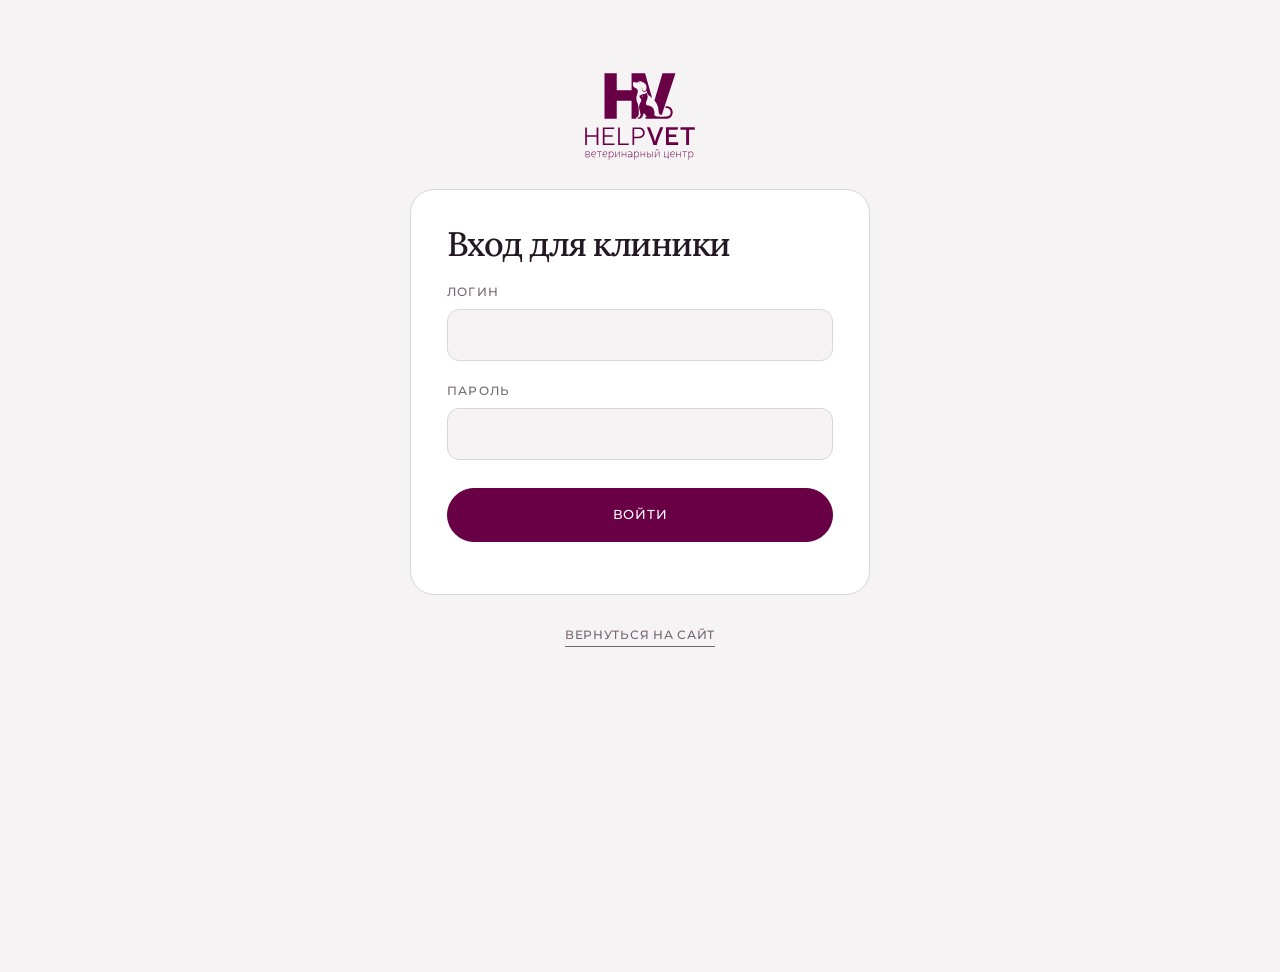
<file: login.html>
<!doctype html><html lang="ru"><head><meta charset="utf-8"><meta name="viewport" content="width=device-width,initial-scale=1"><meta name="robots" content="noindex,nofollow"><title>Вход — HELPVET</title><link rel="stylesheet" href="/style.css"><link rel="stylesheet" href="/admin.css"></head><body><main class="login-wrap"><a href="/"><img class="brand-logo" src="/assets/helpvet-logo.svg" alt="HELPVET"></a><form class="admin-card" id="login-form"><h1>Вход для клиники</h1><label for="username">Логин</label><input id="username" name="username" required autocomplete="username" maxlength="100"><label for="password">Пароль</label><input id="password" name="password" type="password" required autocomplete="current-password" maxlength="72"><button class="btn" type="submit">Войти</button><p role="alert" id="login-error"></p></form><a href="/" class="text-link">Вернуться на сайт</a></main><script src="/login.js"></script></body></html>
</file>
<file: style.css>
/* HELPVET — minimal identity. Brand plum #690046 + official logo are untouched. */
@font-face{font-family:"Montserrat";font-style:normal;font-weight:100 900;font-display:swap;src:url(fonts/montserrat.woff) format("woff")}
@font-face{font-family:"Source Sans 3";font-style:normal;font-weight:200 900;font-display:swap;src:url(fonts/sourcesans3.woff) format("woff")}
@font-face{font-family:"Lora";font-style:normal;font-weight:400 700;font-display:swap;src:url(fonts/lora.woff) format("woff")}
@font-face{font-family:"Lora";font-style:italic;font-weight:400 700;font-display:swap;src:url(fonts/lora-italic.woff) format("woff")}

:root{
  --plum:#690046;--plum-deep:#4a0031;--plum-soft:#8a2b69;
  --paper:#f6f3f5;--white:#fff;--tint:#ece4ea;
  --ink:#241822;--muted:#74666f;--line:#ddd3da;
  --sans:"Montserrat","Helvetica Neue",Arial,sans-serif;
  --serif:"Lora",Georgia,"Times New Roman",serif;
  --ease:cubic-bezier(.2,.7,.2,1);
  --gutter:clamp(20px,5vw,64px);
  /* legacy tokens used by admin pages */
  --teal:var(--plum);--bg:var(--paper);--surface:var(--white);--deep:var(--plum-deep)
}
*{box-sizing:border-box}
html{scroll-behavior:smooth;scroll-padding-top:96px;-webkit-text-size-adjust:100%}
body{margin:0;font-family:var(--sans);font-size:17px;line-height:1.6;color:var(--ink);background:var(--paper);overflow-x:clip;overflow-wrap:break-word;-webkit-font-smoothing:antialiased}
a{color:inherit;text-decoration:none}
button,input,select,textarea{font:inherit;color:inherit}
button{cursor:pointer}
button,a,input,textarea,select{-webkit-tap-highlight-color:transparent}
:focus-visible{outline:2px solid var(--plum);outline-offset:4px;border-radius:4px}
img{max-width:100%}
h1,h2,h3,p{margin-top:0}
[hidden]{display:none!important}
::selection{background:var(--plum);color:#fff}

.defs{position:absolute;width:0;height:0}
.wrap{width:min(1240px,100% - var(--gutter)*2);margin-inline:auto}
em{font-family:var(--serif);font-style:italic;font-weight:400;color:var(--plum);letter-spacing:-.02em}

/* ——— Buttons & links ——— */
.btn{display:inline-flex;align-items:center;justify-content:center;gap:12px;min-height:54px;padding:0 32px;border:1px solid var(--plum);border-radius:999px;background:var(--plum);color:#fff;font-size:15px;font-weight:500;letter-spacing:.005em;line-height:1;transition:background .3s var(--ease),color .3s var(--ease),transform .3s var(--ease),border-color .3s}
.btn:hover{background:var(--plum-deep);border-color:var(--plum-deep);transform:translateY(-2px)}
.btn:active{transform:translateY(0)}
.btn:disabled{opacity:.55;cursor:wait;transform:none}
.btn.small{min-height:46px;padding:0 24px;font-size:14px}
.btn.outline{background:transparent;color:var(--plum)}
.btn.outline:hover{background:var(--plum);color:#fff}
.btn.light{background:#fff;color:var(--plum);border-color:#fff}
.btn.light:hover{background:var(--tint);border-color:var(--tint)}
.text-link{position:relative;display:inline-block;font-size:15px;font-weight:500;padding-bottom:3px;background:linear-gradient(currentColor,currentColor) 0 100%/100% 1px no-repeat;transition:background-size .4s var(--ease),color .2s}
.text-link:hover{background-size:0 1px;background-position:100% 100%;color:var(--plum)}
.inline{border:0;background:none;padding:0;text-decoration:underline;text-underline-offset:3px;color:inherit}

@keyframes paw-wave{0%,100%{transform:rotate(0)}25%{transform:rotate(-18deg) translateY(-2px)}60%{transform:rotate(14deg) translateY(-2px)}}

/* ——— Header ——— */
.site-header{position:sticky;top:0;z-index:20;background:rgba(246,243,245,.82);-webkit-backdrop-filter:saturate(1.4) blur(16px);backdrop-filter:saturate(1.4) blur(16px);border-bottom:1px solid transparent;transition:border-color .3s}
.bar{display:grid;grid-template-columns:1fr auto 1fr;align-items:center;gap:24px;padding:10px 0}
.bar .badge-spin{justify-self:end}
.brand{display:inline-flex;line-height:0}
.brand-logo{display:block;width:96px;height:auto;aspect-ratio:276/220}
.main-nav{display:flex;gap:40px;font-size:15px}
.main-nav a{position:relative;color:var(--muted);padding:8px 0;transition:color .2s}
.main-nav a::after{content:"";position:absolute;left:0;right:0;bottom:2px;height:1px;background:var(--plum);transform:scaleX(0);transform-origin:left;transition:transform .35s var(--ease)}
.main-nav a:hover{color:var(--ink)}
.main-nav a:hover::after{transform:scaleX(1)}

/* ——— Hero ——— */

.eyebrow{display:flex;align-items:center;gap:12px;margin:0 0 clamp(18px,2.4vw,32px);font-size:13px;font-weight:500;letter-spacing:.14em;text-transform:uppercase;color:var(--muted)}
.dot{width:8px;height:8px;border-radius:50%;background:var(--plum);box-shadow:0 0 0 0 #69004655;animation:pulse 2.6s ease-out infinite}
@keyframes pulse{0%{box-shadow:0 0 0 0 #69004666}70%,100%{box-shadow:0 0 0 12px #69004600}}
h1{font-size:clamp(46px,8vw,118px);font-weight:500;line-height:.96;letter-spacing:-.055em;margin:0 0 clamp(32px,4vw,56px)}
h1 em{letter-spacing:-.04em;padding-right:.04em}








.badge-spin{position:relative;width:68px;height:68px;border-radius:50%;background:var(--plum);color:#fff;display:grid;place-items:center;transition:transform .5s var(--ease),background .3s}
.badge-spin:hover{transform:scale(1.08);background:var(--plum-deep)}
.badge-spin>svg:first-child{position:absolute;inset:0;width:100%;height:100%;animation:spin 22s linear infinite}
.badge-text{font-family:var(--sans);font-size:13px;font-weight:500;text-transform:uppercase;fill:#fff}
.badge-paw{width:20px;height:20px;fill:#fff}
@keyframes spin{to{transform:rotate(360deg)}}

/* ——— Marquee of directions ——— */
.marquee{overflow:hidden;border-block:1px solid var(--line);padding:22px 0;-webkit-mask-image:linear-gradient(90deg,transparent,#000 8%,#000 92%,transparent);mask-image:linear-gradient(90deg,transparent,#000 8%,#000 92%,transparent)}
.marquee-track{display:flex;width:max-content;animation:marquee 48s linear infinite}
.marquee:hover .marquee-track{animation-play-state:paused}
.marquee ul{display:flex;flex:none;align-items:center;margin:0;padding:0;list-style:none}
.marquee li{display:flex;align-items:center;font-size:clamp(26px,3.4vw,46px);font-weight:500;letter-spacing:-.035em;line-height:1.2;white-space:nowrap;color:var(--ink)}
.marquee li:nth-child(even){font-family:var(--serif);font-style:italic;font-weight:400;color:var(--plum);letter-spacing:-.02em}
.marquee li::after{content:"";width:8px;height:8px;margin:0 clamp(22px,3vw,44px);border-radius:50%;background:var(--line)}
@keyframes marquee{to{transform:translateX(-50%)}}

/* ——— Sections ——— */
.section{padding-block:clamp(72px,10vw,152px)}
.section-head{margin-bottom:clamp(40px,6vw,80px)}
.section-kicker{display:flex;align-items:center;gap:10px;margin-bottom:clamp(20px,2.6vw,32px);font-size:13px;font-weight:500;letter-spacing:.14em;text-transform:uppercase;color:var(--muted)}
.section-kicker::before{content:"";flex:none;width:14px;height:1px;background:currentColor}
h2{font-size:clamp(38px,6.2vw,88px);font-weight:500;line-height:1;letter-spacing:-.05em;margin:0}
h2 em{letter-spacing:-.035em}

/* ——— Services ——— */
.price-layout{display:grid;grid-template-columns:minmax(240px,4fr) minmax(0,8fr);gap:clamp(32px,6vw,96px);align-items:start}
.service-tabs{display:flex;flex-direction:column;counter-reset:tab;border-top:1px solid var(--line);position:sticky;top:110px}
.service-tabs button{counter-increment:tab;display:flex;align-items:baseline;gap:18px;width:100%;padding:20px 0;border:0;border-bottom:1px solid var(--line);background:none;text-align:left;font-size:clamp(19px,1.7vw,24px);font-weight:500;letter-spacing:-.025em;line-height:1.25;color:var(--muted);transition:color .3s,padding .4s var(--ease)}
.service-tabs button::before{content:counter(tab,decimal-leading-zero);font-size:12px;font-weight:500;letter-spacing:.1em;color:var(--line);transition:color .3s;min-width:22px}
.service-tabs button:hover{color:var(--ink)}
.service-tabs button[aria-selected=true]{color:var(--plum);padding-left:14px}
.service-tabs button[aria-selected=true]::before{color:var(--plum)}
.price-card{display:block}
.price-intro{padding-bottom:36px}
.price-intro h3{font-size:clamp(32px,4vw,56px);font-weight:500;letter-spacing:-.045em;line-height:1.05;margin-bottom:18px}
.price-intro p{max-width:34em;color:var(--muted);margin-bottom:26px}
.price-table{border-top:1px solid var(--ink)}
.price-row{display:flex;justify-content:space-between;align-items:baseline;gap:24px;padding:22px 0;border-bottom:1px solid var(--line);font-size:clamp(18px,1.6vw,22px);letter-spacing:-.02em;transition:padding .45s var(--ease),color .3s}
.price-row>span:first-child{transition:transform .45s var(--ease)}
.price-row>span:last-child{font-size:15px;letter-spacing:0;color:var(--muted);white-space:nowrap;text-align:right}
@media(hover:hover){.price-row:hover>span:first-child{transform:translateX(12px);color:var(--plum)}}
.fine{font-size:13px;line-height:1.6;color:var(--muted);margin:18px 0 0}

/* ——— Before the visit ——— */
.previsit{background:var(--white);border-block:1px solid var(--line)}
.previsit-grid{display:grid;grid-template-columns:minmax(0,7fr) minmax(0,5fr);gap:clamp(32px,6vw,96px);align-items:stretch}
.faq{margin-top:clamp(32px,4vw,56px);border-top:1px solid var(--ink)}
details{border-bottom:1px solid var(--line)}
summary{display:flex;justify-content:space-between;align-items:center;gap:24px;padding:26px 0;cursor:pointer;list-style:none;font-size:clamp(19px,1.8vw,26px);font-weight:500;letter-spacing:-.03em;line-height:1.3;transition:color .25s}
summary::-webkit-details-marker{display:none}
summary:hover{color:var(--plum)}
summary>span{position:relative;flex:none;width:34px;height:34px;border:1px solid var(--line);border-radius:50%;transition:background .3s,border-color .3s,transform .5s var(--ease)}
summary>span::before,summary>span::after{content:"";position:absolute;left:50%;top:50%;width:12px;height:1.5px;background:var(--plum);transform:translate(-50%,-50%);transition:background .3s}
summary>span::after{transform:translate(-50%,-50%) rotate(90deg)}
details[open] summary>span{background:var(--plum);border-color:var(--plum);transform:rotate(135deg)}
details[open] summary>span::before,details[open] summary>span::after{background:#fff}
details p{max-width:36em;margin:0 56px 28px 0;color:var(--muted)}
.pet-reveal-window{position:relative;display:flex;align-items:flex-end;justify-content:flex-end;overflow:hidden;min-height:420px}
.side-cats{width:min(100%,340px);pointer-events:none;user-select:none;opacity:0;transform:translateX(105%);transition:transform 1.8s cubic-bezier(.25,.65,.3,1),opacity 1.1s ease}
.side-cats.is-visible{opacity:1;transform:none}
.side-cats picture{display:block}
.side-cats img{display:block;width:100%;height:auto;max-height:640px;object-fit:contain;object-position:right bottom}

/* ——— Request (inverted) ——— */
.request-section{background:var(--plum);color:#fff;position:relative;overflow:hidden}
.request-section em,.request-section .section-kicker{color:#f0c9e1}
.request-grid{display:grid;grid-template-columns:minmax(0,1fr) minmax(0,1fr);gap:clamp(40px,7vw,112px);align-items:start}.request-copy h2{font-size:clamp(36px,5.2vw,72px)}.request-copy h2 em{white-space:nowrap}
.request-copy>p{margin-top:clamp(24px,3vw,40px);max-width:24em;font-size:19px;line-height:1.5;color:#ffffffcc}
.request-form{display:grid;gap:30px}
.form-grid{display:grid;grid-template-columns:1fr 1fr;gap:30px}
.field{min-width:0}
label{display:block;margin:0 0 10px;font-size:12px;font-weight:500;letter-spacing:.1em;text-transform:uppercase}
label>span:not(.optional){color:#f0c9e1}
.optional{float:right;letter-spacing:.04em;text-transform:none;font-weight:400;color:#ffffff99}
input:not([type=checkbox]),textarea,select{width:100%;padding:14px 16px;border:0;border-bottom:1px solid #ffffff66;border-radius:0;background:#ffffff14;box-shadow:0 12px 18px -10px #1c0012cc;font-size:18px;color:#fff;outline:none;transition:border-color .3s,box-shadow .3s;-webkit-appearance:none;appearance:none}
input:not([type=checkbox]):focus,textarea:focus,select:focus{border-bottom-color:#fff;background:#ffffff22;box-shadow:0 14px 22px -10px #1c0012f2}
input::placeholder,textarea::placeholder{color:#ffffff77}
textarea{resize:vertical;min-height:84px}
select{cursor:pointer;padding-right:40px;background:url("data:image/svg+xml,%3Csvg xmlns='http://www.w3.org/2000/svg' width='14' height='9' viewBox='0 0 14 9' fill='none' stroke='white' stroke-width='1.6'%3E%3Cpath d='M1 1.5l6 6 6-6'/%3E%3C/svg%3E") right 16px center/14px no-repeat}
select option{color:var(--ink);background:#fff}
.consent{display:flex;align-items:flex-start;gap:14px;margin:0;font-size:14px;letter-spacing:0;text-transform:none;font-weight:400;color:#ffffffcc;line-height:1.5;cursor:pointer}
.consent input{flex:none;width:20px;height:20px;margin:1px 0 0;accent-color:#fff}
.request-form .btn{width:100%;min-height:62px;font-size:16px}
.request-form .fine{margin:-8px 0 0;color:#ffffff99}
.result{padding:16px 18px;border:1px solid #ffffff44;border-radius:14px;background:#ffffff14;font-size:15px}
.spam-trap{position:absolute;left:-10000px;width:1px;height:1px;overflow:hidden}

/* ——— Contacts ——— */
.contact-grid{display:grid;grid-template-columns:repeat(3,minmax(0,1fr));gap:clamp(24px,4vw,64px);border-top:1px solid var(--ink)}
.contact-item{padding:28px 0 8px}
.contact-item>span{display:block;font-size:12px;font-weight:500;letter-spacing:.14em;text-transform:uppercase;color:var(--muted)}
.contact-item p{margin:18px 0 8px;font-size:clamp(24px,2.7vw,38px);font-weight:500;letter-spacing:-.04em;line-height:1.15}
.contact-item p a{color:var(--plum);white-space:nowrap}
.contact-item small{font-size:14px;color:var(--muted)}
.location-section{margin-top:clamp(56px,8vw,112px);display:grid;grid-template-columns:minmax(0,7fr) minmax(0,5fr);gap:clamp(32px,6vw,96px);align-items:center;padding:clamp(28px,4vw,56px);background:var(--white);border:1px solid var(--line);border-radius:32px}
.location-section .section-kicker{margin-bottom:20px}
.location-section h3{font-size:clamp(30px,3.6vw,48px);font-weight:500;letter-spacing:-.045em;line-height:1.05;margin-bottom:20px}
.location-section p{max-width:32em;color:var(--muted);margin-bottom:32px}
.location-image{display:block;width:min(100%,340px);justify-self:center;border-radius:20px;overflow:hidden;border:1px solid var(--line);transition:transform .5s var(--ease)}
.location-image:hover{transform:rotate(-1.2deg) scale(1.02)}
.location-image img{display:block;width:100%;height:auto;background:#fff}

/* ——— Footer ——— */
.site-footer{border-top:1px solid var(--line)}
.foot{display:flex;justify-content:space-between;align-items:center;gap:24px;flex-wrap:wrap;padding:32px 0 40px}
.foot .brand-logo{width:84px}
.foot>span{font-family:var(--serif);font-style:italic;font-size:20px;color:var(--plum)}
.foot>a:last-child{font-size:14px;color:var(--muted);transition:color .2s}
.foot>a:last-child:hover{color:var(--plum)}

/* ——— Dialog ——— */
dialog{width:min(560px,92%);padding:40px;border:0;border-radius:28px;background:var(--paper);color:var(--ink);box-shadow:0 30px 100px #2418224d}
dialog::backdrop{background:#24182299;-webkit-backdrop-filter:blur(6px);backdrop-filter:blur(6px)}
dialog h3{font-size:30px;font-weight:500;letter-spacing:-.04em;margin-bottom:18px}
.dialog-close{position:absolute;right:18px;top:14px;width:40px;height:40px;border:0;border-radius:50%;background:none;font-size:28px;line-height:1;color:var(--plum);transition:background .2s}
.dialog-close:hover{background:var(--tint)}
#privacy-text{font-size:14px;line-height:1.65;color:var(--muted);white-space:pre-wrap;max-height:60vh;overflow:auto}

/* ——— Reveal on scroll ——— */
.reveal{transition:opacity .9s var(--ease),translate .9s var(--ease)}
.reveal.pending{opacity:0;translate:0 28px}

/* ——— Tablet ——— */
@media(max-width:1000px){
  .main-nav{gap:24px}
  
  .price-layout{grid-template-columns:1fr;gap:36px}
  .service-tabs{position:static;flex-direction:row;overflow-x:auto;border-top:0;gap:8px;padding-bottom:6px;scrollbar-width:none}
  .service-tabs::-webkit-scrollbar{display:none}
  .service-tabs button{width:auto;flex:none;white-space:nowrap;padding:12px 20px;border:1px solid var(--line);border-radius:999px;font-size:16px}
  .service-tabs button::before{display:none}
  .service-tabs button[aria-selected=true]{padding-left:20px;background:var(--plum);border-color:var(--plum);color:#fff}
  .previsit-grid{grid-template-columns:1fr;gap:0}
  .pet-reveal-window{order:-1;min-height:0;aspect-ratio:2/1;max-width:520px;width:100%;margin:0 auto 40px;justify-content:center;border-bottom:1px solid var(--line)}
  .side-cats{width:100%;transform:translateY(105%)}
  .side-cats img{width:100%;height:100%;max-height:none;object-position:center bottom}
  .request-grid{grid-template-columns:1fr;gap:48px}
  .location-section{grid-template-columns:1fr}
}
/* ——— Phone ——— */
@media(max-width:700px){
  body{font-size:16px}
  .bar{grid-template-columns:auto 1fr;gap:16px}
  .main-nav{display:none}
  .brand-logo{width:76px}
  .btn.small{min-height:44px;padding:0 20px}
  h1{letter-spacing:-.05em}
  
  .badge-spin{width:60px;height:60px}
  .badge-paw{width:17px;height:17px}
  
  .form-grid{grid-template-columns:1fr;gap:30px}
  .contact-grid{grid-template-columns:1fr;gap:0}
  .contact-item{padding:24px 0;border-bottom:1px solid var(--line)}
  .price-row{padding:18px 0}
  details p{margin-right:0}
  summary{padding:22px 0}
  .location-section{padding:24px 20px;border-radius:24px}
  dialog{padding:32px 24px}
  .foot{flex-direction:column;align-items:flex-start;gap:16px}
}
@media(prefers-reduced-motion:reduce){
  *,*::before,*::after{animation:none!important;transition:none!important;scroll-behavior:auto!important}
  .reveal.pending{opacity:1;translate:none}
  .side-cats{opacity:1;transform:none}
  .marquee-track{animation:none}
}

/* ——— Premium typography: Lora (display serif) + Montserrat (light UI/body) ——— */
body{font-weight:400;font-size:16px;letter-spacing:.005em}
h1,h2,h3,.contact-item p,.price-row,summary,.service-tabs button,.marquee li,.foot>span,dialog h3,.admin-card h1,.admin-card h2,.admin-card h3,.application h3{font-family:var(--serif);font-weight:400}
h1{font-size:clamp(44px,7.4vw,108px);line-height:1.02;letter-spacing:-.025em;margin-bottom:clamp(32px,4.5vw,64px)}
h1 em{display:inline-block;margin-left:clamp(0px,6vw,110px);letter-spacing:-.02em}
h2{font-size:clamp(36px,5.4vw,78px);line-height:1.05;letter-spacing:-.025em}
h2 em,h3 em{letter-spacing:-.015em}
.eyebrow,.section-kicker,.contact-item>span,label{font-family:var(--sans);font-weight:500;letter-spacing:.2em;font-size:11px}
label{letter-spacing:.14em}



.btn,.text-link,.main-nav a{font-family:var(--sans);font-weight:500;letter-spacing:.06em;font-size:13px;text-transform:uppercase}
.text-link{font-size:12px}
.main-nav a{font-size:12px;letter-spacing:.14em}
.price-intro h3{font-size:clamp(32px,4vw,54px);letter-spacing:-.02em}
.price-intro p,.price-list .fine,.fine,details p,.request-copy>p,.location-section p,.contact-item small{font-weight:300;line-height:1.8;letter-spacing:.02em}
.price-row{font-size:clamp(19px,1.7vw,24px);letter-spacing:-.005em}
.price-row>span:last-child{font-family:var(--sans);font-weight:400;font-size:13px;letter-spacing:.04em}
.service-tabs button{font-size:clamp(20px,1.8vw,26px);letter-spacing:-.01em}
.service-tabs button::before{font-family:var(--sans)}
summary{font-size:clamp(20px,1.9vw,27px);letter-spacing:-.01em}
.contact-item p{font-size:clamp(24px,2.6vw,36px);letter-spacing:-.015em}
.marquee li{letter-spacing:-.01em}
.location-section h3,dialog h3{letter-spacing:-.015em}
.request-copy>p{font-size:16px}
.foot>span{font-size:20px}
.admin-card h1,.admin-card h2{letter-spacing:-.02em}
@media(max-width:1000px){h1 em{margin-left:0}}
@media(max-width:700px){h1{font-size:clamp(42px,12.5vw,60px);line-height:1.04}h1 em{display:block;margin-left:.9em}}

/* ——— Form: no white rules, shadow only ——— */
input:not([type=checkbox]),textarea,select{border:0;border-bottom:0;font-family:var(--sans);font-size:16px;font-weight:400;letter-spacing:.01em;box-shadow:0 12px 18px -10px #1c0012cc}
input:not([type=checkbox]):focus,textarea:focus,select:focus{border:0;background:#ffffff24;box-shadow:0 14px 22px -10px #1c0012f2,0 0 0 1px #ffffff55}
textarea{resize:none}
.request-form{gap:34px}
.consent{font-size:13px;font-weight:300}

/* ——— Full-bleed hero: text lives on the picture ——— */
:root{--hh:96px}
.site-header{margin-bottom:calc(var(--hh) * -1);background:transparent;transition:background .3s,border-color .3s}
.site-header.scrolled{background:rgba(246,243,245,.86)}













.eyebrow{color:#5d4a57}
@media(max-width:1000px){:root{--hh:84px}}
@media(max-width:700px){:root{--hh:80px}}







/* No numbering in service tabs */
.service-tabs button::before{content:none!important;display:none!important}
.service-tabs button{counter-increment:none}

/* ——— Tighter rhythm ——— */
.section{padding-block:clamp(44px,5.5vw,84px)}
.section-head{margin-bottom:clamp(28px,4vw,52px)}





/* ——— Pets peek from the very edge of the screen (desktop) ——— */
@media(min-width:1001px){
  .previsit{position:relative;overflow:hidden}
  .previsit-grid{display:block}
  .previsit-copy{max-width:min(720px,62%)}
  .pet-reveal-window{position:absolute;right:0;top:50%;translate:0 -50%;width:clamp(240px,22vw,330px);min-height:0;display:block;overflow:hidden;pointer-events:none}
  .side-cats{width:110.13%;margin-right:0}
  .side-cats img{width:100%;height:auto;max-height:none}
}
@media(max-width:1000px){.pet-reveal-window{aspect-ratio:3/2;max-width:360px}.side-cats img{object-position:center bottom}}

/* hero headline fits on two lines */






/* corgi on tablets / phones */
@media(max-width:1000px){.pet-reveal-window{aspect-ratio:78/100;width:min(240px,64%);max-width:none;margin:0 auto 32px;border-bottom:0}.side-cats,.side-cats picture{height:100%}.side-cats img{height:100%;width:100%;object-fit:contain;object-position:center bottom}}

/* ——— Persistent call button (number comes from the admin cabinet) ——— */
.call-fab{position:fixed;right:clamp(16px,2.2vw,32px);bottom:clamp(16px,2.2vw,32px);z-index:30;display:flex;align-items:center;height:62px;border-radius:999px;background:var(--plum);color:#fff;box-shadow:0 14px 30px -10px #3a0027aa,0 2px 6px #3a002744;transition:background .3s,transform .4s var(--ease),box-shadow .3s}
.call-fab:hover,.call-fab:focus-visible{background:var(--plum-deep);transform:translateY(-3px)}
.call-fab-icon{position:relative;flex:none;display:grid;place-items:center;width:62px;height:62px;border-radius:50%}
.call-fab-icon svg{width:27px;height:27px;fill:currentColor;transform-origin:50% 50%}
.call-fab-icon::before{content:"";position:absolute;inset:0;border-radius:50%;border:2px solid var(--plum);opacity:0;animation:fab-ring 2.8s ease-out infinite}
@keyframes fab-ring{0%{transform:scale(1);opacity:.55}70%,100%{transform:scale(1.55);opacity:0}}
@media(hover:hover){.call-fab:hover .call-fab-icon svg{animation:ring-shake .7s ease-in-out}}
@keyframes ring-shake{0%,100%{rotate:0deg}20%{rotate:-14deg}40%{rotate:12deg}60%{rotate:-8deg}80%{rotate:6deg}}
.call-fab-text{display:grid;max-width:0;overflow:hidden;white-space:nowrap;opacity:0;transition:max-width .5s var(--ease),opacity .3s,padding .5s var(--ease)}
.call-fab-text small{font-size:10px;letter-spacing:.16em;text-transform:uppercase;color:#ffffffb3;line-height:1.2}
.call-fab-text b{font-family:var(--sans);font-weight:500;font-size:16px;letter-spacing:.02em;line-height:1.3}
@media(hover:hover) and (min-width:701px){.call-fab:hover .call-fab-text,.call-fab:focus-visible .call-fab-text{max-width:260px;opacity:1;padding-right:26px}}
@media(max-width:700px){.call-fab{height:56px}.call-fab-icon{width:56px;height:56px}.call-fab-icon svg{width:24px;height:24px}}
@media(prefers-reduced-motion:reduce){.call-fab-icon::before{animation:none}}

/* ——— Body copy: Source Sans 3 (Montserrat stays for labels, buttons, nav) ——— */
:root{--text:"Source Sans 3","Helvetica Neue",Arial,sans-serif}
body{font-family:var(--text);font-size:18px}
.price-intro p,.price-list .fine,.fine,details p,.request-copy>p,.location-section p,.contact-item small,.consent{font-family:var(--text);font-weight:300;letter-spacing:0;font-size:18px;line-height:1.65}
.fine{font-size:15px}
.consent{font-size:15px;font-weight:400}

/* ——— Hero: split screen ——— */
:root{--hh:96px}
.site-header{margin-bottom:calc(var(--hh) * -1);background:transparent}
.site-header.scrolled{background:rgba(246,243,245,.88)}
.hs{position:relative;display:grid;grid-template-columns:minmax(0,1fr) minmax(0,1fr);min-height:max(100vh,640px);background:var(--paper)}
.hs-text{display:flex;flex-direction:column;justify-content:center;padding:calc(var(--hh) + 32px) clamp(24px,4vw,72px) 56px clamp(24px,8vw,150px)}
.hs-text .eyebrow{margin-bottom:22px;color:#6a5764}
.hs h1{font-size:clamp(36px,4.3vw,76px);line-height:1.05;letter-spacing:-.02em;margin:0 0 28px;white-space:nowrap}
.hs h1 em{display:block;margin:0;letter-spacing:-.015em}
.hs-lead{font-family:var(--text);font-weight:300;font-size:clamp(18px,1.45vw,23px);line-height:1.6;color:#4a3a45;max-width:30em;margin:0 0 34px}
.hs-actions{display:flex;align-items:center;gap:28px;flex-wrap:wrap}
.hs-meta{display:flex;gap:clamp(24px,3vw,48px);flex-wrap:wrap;margin-top:clamp(32px,4.5vw,56px);padding-top:22px;border-top:1px solid var(--line);max-width:34em}
.hs-meta>div{min-width:0}
.hs-meta b{display:block;margin-bottom:6px;font-family:var(--sans);font-weight:500;font-size:10px;letter-spacing:.18em;text-transform:uppercase;color:var(--plum)}
.hs-meta span{font-size:19px;color:var(--ink)}
.hs-photo{position:relative;margin:0;overflow:hidden;background:#e6dae4}
.hs-photo img{position:absolute;inset:0;width:100%;height:100%;object-fit:cover;object-position:8% 62%;display:block}
@media(max-width:900px){
  :root{--hh:84px}
  .hs{grid-template-columns:1fr;min-height:0}
  .hs-photo{order:-1;overflow:visible}
  .hs-photo img{position:static;height:auto;object-fit:initial;width:100%}
  .hs-text{padding:28px var(--gutter) 44px}
  .hs h1{font-size:clamp(34px,10vw,56px);white-space:normal}
  .hs-meta{flex-direction:column;gap:16px}
}

/* header sits directly on the split hero */
.site-header{-webkit-backdrop-filter:none;backdrop-filter:none}
.site-header.scrolled{-webkit-backdrop-filter:saturate(1.4) blur(16px);backdrop-filter:saturate(1.4) blur(16px);border-bottom-color:var(--line)}
.site-header .bar{width:100%;padding-inline:clamp(20px,8vw,150px) clamp(20px,3vw,56px)}
.hs-photo img{object-position:3% 62%}
@media(max-width:900px){.site-header .bar{padding-inline:var(--gutter)}}
@media(max-width:900px){
  .hs-photo{padding-top:calc(var(--hh) - 18px);background:linear-gradient(90deg,#e9dde5 0%,#e6dae4 50%,#d8c5d3 75%,#bf9db3 100%)}
  .hs-photo img{-webkit-mask-image:linear-gradient(to bottom,transparent 0,#000 16%);mask-image:linear-gradient(to bottom,transparent 0,#000 16%)}
}
@media(max-width:900px){:root{--hh:96px}}
@media(max-width:700px){:root{--hh:80px}}


/* Useful first-visit checklist replaces the decorative pet. */
.previsit .previsit-grid{display:grid;grid-template-columns:minmax(0,1.15fr) minmax(0,.85fr);gap:0 clamp(32px,6vw,90px);align-items:start}
.previsit .previsit-copy{grid-column:1;grid-row:1;max-width:none;min-width:0}
.previsit .previsit-grid>.faq{grid-column:1;grid-row:2;margin-top:12px;min-width:0}
.visit-checklist{grid-column:2;grid-row:1 / span 2;background:var(--paper);border:1px solid var(--white);border-radius:24px;padding:32px;box-shadow:7px 9px 24px #352a3210,-5px -5px 16px #ffffffb0;min-width:0}
.visit-checklist h3{font-family:var(--sans);font-weight:400;font-size:clamp(25px,2.4vw,32px);line-height:1.2;letter-spacing:-.04em;margin:0 0 25px}
.visit-items{list-style:none;margin:0;padding:0}
.visit-items li{display:grid;grid-template-columns:38px minmax(0,1fr);gap:14px;align-items:start;padding:19px 0;border-top:1px solid var(--line)}
.visit-icon{width:36px;height:36px;border-radius:11px;background:var(--tint);color:var(--plum);display:grid;place-items:center}
.visit-icon svg{display:block;width:21px;height:21px}
.visit-items strong{display:block;font-size:15px;font-weight:500;line-height:1.45;padding-top:5px}
.visit-items small{display:block;font-size:13px;color:var(--muted);line-height:1.6;margin-top:3px}
.visit-note{margin:2px 0 0;padding-top:18px;border-top:1px solid var(--line);font-size:13px;line-height:1.65;color:var(--muted)}
@media(max-width:1000px){.previsit .previsit-grid{display:flex;flex-direction:column;gap:0}.previsit .previsit-copy,.previsit .previsit-grid>.faq{width:100%;max-width:none}.visit-checklist{width:100%;max-width:520px;margin:4px 0 24px;padding:26px 23px}.visit-checklist h3{font-size:26px}.previsit .previsit-grid>.faq{margin-top:0}}
</file>
<file: admin.css>
/* Staff area — same minimal language as the public site. */
body{min-height:100vh;font-size:15px}
.admin-wrap{width:min(1100px,100% - 40px);margin:auto;padding-bottom:64px}
.admin-header{display:flex;justify-content:space-between;align-items:center;gap:20px;padding:16px 0 20px;border-bottom:1px solid var(--line)}
.admin-header .brand-logo{width:84px}
.admin-actions{display:flex;flex-wrap:wrap;gap:16px;align-items:center;font-size:14px}
.admin-actions a{color:var(--muted);transition:color .2s}
.admin-actions a:hover{color:var(--plum)}
.admin-card{background:var(--white);border:1px solid var(--line);border-radius:24px;padding:clamp(22px,3vw,40px);margin:28px 0}
.admin-card h1,.admin-card h2{font-size:clamp(28px,3.4vw,42px);font-weight:500;letter-spacing:-.045em;line-height:1.05;margin-bottom:12px}
.admin-card h3{font-size:22px;font-weight:500;letter-spacing:-.03em;margin:32px 0 8px}
.admin-tabs{display:flex;gap:8px;margin-top:24px;flex-wrap:wrap}
.admin-tabs button,.plain-button{min-height:42px;padding:0 20px;border:1px solid var(--line);border-radius:999px;background:transparent;color:var(--ink);font-size:14px;transition:background .25s,color .25s,border-color .25s}
.admin-tabs button:hover,.plain-button:hover{border-color:var(--plum);color:var(--plum)}
.admin-tabs button[aria-pressed=true]{background:var(--plum);border-color:var(--plum);color:#fff}
.toolbar{display:flex;gap:12px;align-items:center;flex-wrap:wrap;margin:24px 0}
.toolbar>span{font-size:14px;color:var(--muted)}
.application{padding:24px 0;border-bottom:1px solid var(--line)}
.application:first-of-type{border-top:1px solid var(--ink)}
.application-top{display:flex;justify-content:space-between;gap:16px;align-items:flex-start}
.application h3{margin:0 0 6px;font-size:22px;font-weight:500;letter-spacing:-.03em}
.application p{margin:8px 0;font-size:15px;white-space:pre-wrap}
.application small{font-size:13px;color:var(--muted)}
.application a{color:var(--plum)}
.application .actions{display:flex;gap:12px;margin-top:14px;flex-wrap:wrap}
.notification{font-size:14px;border-radius:14px;padding:14px 18px;background:var(--tint);margin:18px 0;white-space:pre-wrap}
.status{font-size:13px;color:var(--muted);white-space:pre-wrap}
.error{color:#a3203d}
.settings-grid{display:grid;grid-template-columns:1fr 1fr;gap:24px;margin-bottom:8px}
.price-edit{display:grid;grid-template-columns:1fr 200px;gap:16px;align-items:center;padding:12px 0;border-bottom:1px solid var(--line);font-size:15px}
.price-edit label,.settings-grid label{margin:0}
.save-button{margin-top:32px}
.pager{display:flex;justify-content:space-between;align-items:center;margin-top:24px}

/* form controls on light surfaces */
.admin-card label,.login-wrap label{display:block;margin:20px 0 8px;font-size:12px;font-weight:500;letter-spacing:.1em;text-transform:uppercase;color:var(--muted)}
.settings-grid label{margin-top:0}
.admin-card input:not([type=checkbox]),.admin-card select,.admin-card textarea,.toolbar select{width:100%;padding:12px 14px;border:1px solid var(--line);border-radius:12px;background:var(--paper);color:var(--ink);font-size:16px;box-shadow:none;border-bottom:1px solid var(--line)}
.admin-card input:not([type=checkbox]):focus,.admin-card select:focus,.admin-card textarea:focus,.toolbar select:focus{border-color:var(--plum);box-shadow:0 0 0 3px #69004616}
.admin-card input::placeholder,.admin-card textarea::placeholder{color:#a59aa1}
.admin-card select,.toolbar select{padding-right:36px;background:var(--paper) url("data:image/svg+xml,%3Csvg xmlns='http://www.w3.org/2000/svg' width='14' height='9' viewBox='0 0 14 9' fill='none' stroke='%23690046' stroke-width='1.6'%3E%3Cpath d='M1 1.5l6 6 6-6'/%3E%3C/svg%3E") right 14px center/14px no-repeat}
.toolbar select{width:auto;min-width:200px}
.admin-card .fine{color:var(--muted)}

/* login */
.login-wrap{max-width:460px;width:calc(100% - 40px);margin:clamp(32px,8vh,96px) auto;text-align:center}
.login-wrap .brand-logo{margin:0 auto;width:112px}
.login-wrap .admin-card{padding:36px;text-align:left}
.login-wrap h1{font-size:34px}
.login-wrap .btn{width:100%;margin-top:28px}
.login-wrap p{font-size:14px;color:#a3203d;margin:16px 0 0}
.login-wrap>.text-link{color:var(--muted)}

@media(max-width:650px){
  .settings-grid{grid-template-columns:1fr}
  .price-edit{grid-template-columns:1fr 120px;font-size:14px}
  .application-top{display:block}
  .admin-header{gap:12px}
  .admin-actions{justify-content:flex-end}
  .toolbar{align-items:stretch}
  .toolbar select{width:100%}
}
</file>
